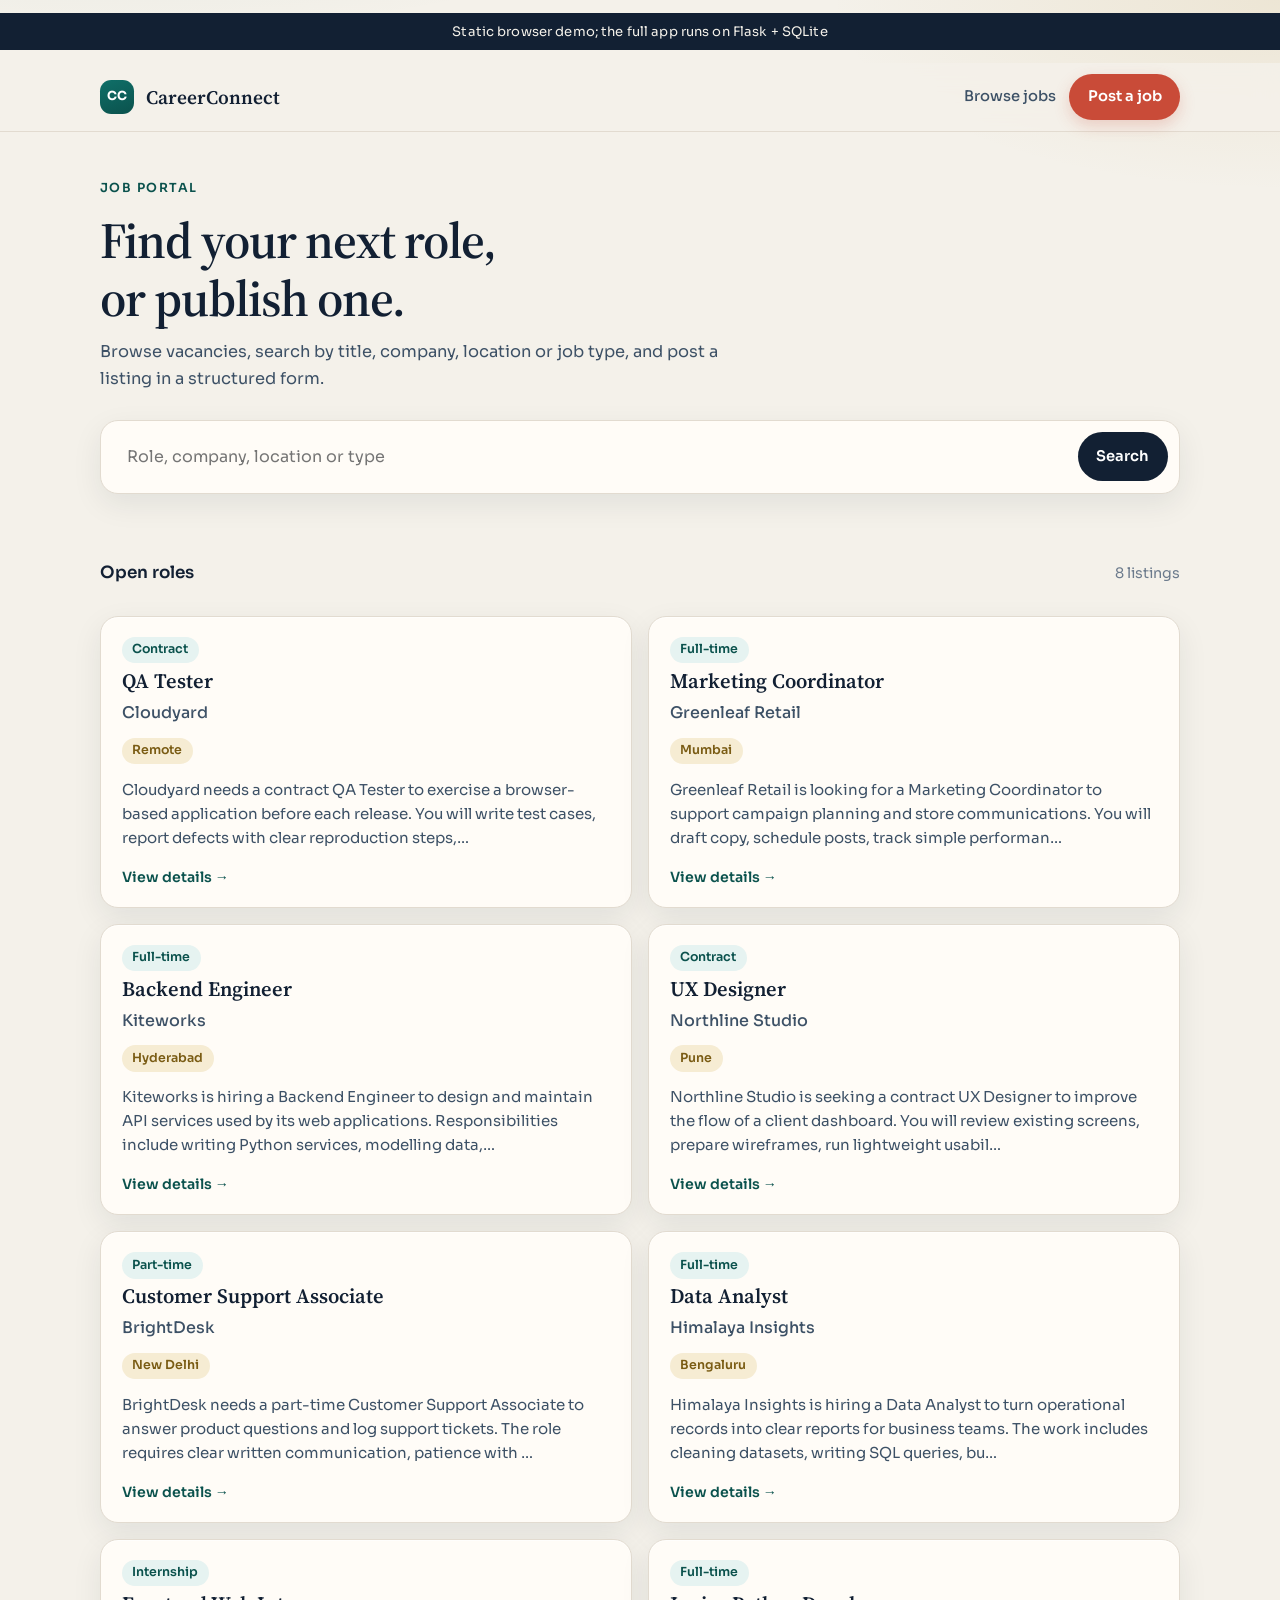
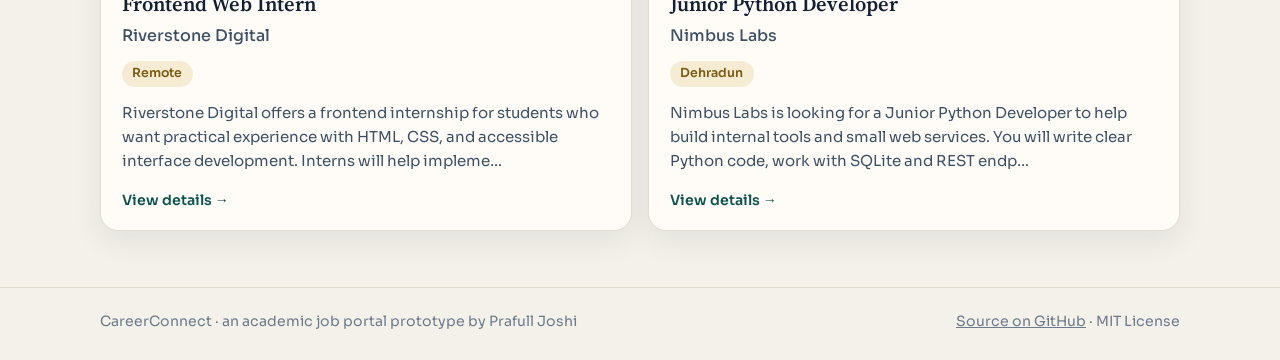
<file: demo/index.html>
<!DOCTYPE html>
<html lang="en">
<head>
  <meta charset="utf-8">
  <meta name="viewport" content="width=device-width, initial-scale=1">
  <title>CareerConnect · Find your next role</title>
  <meta name="description" content="CareerConnect is a job portal for browsing, searching, and posting employment opportunities.">
  <link rel="preconnect" href="https://fonts.googleapis.com">
  <link rel="preconnect" href="https://fonts.gstatic.com" crossorigin>
  <link href="https://fonts.googleapis.com/css2?family=Sora:wght@400;500;600;700&family=Source+Serif+4:opsz,wght@8..60,500;8..60,600;8..60,700&display=swap" rel="stylesheet">
  <link rel="stylesheet" href="style.css">
</head>
<body>
  <p class="demo-banner">Static browser demo; the full app runs on Flask + SQLite</p>
  <a class="skip-link" href="#main">Skip to content</a>
  <header class="site-header">
    <div class="wrap header-inner">
      <a class="brand" href="index.html">
        <span class="mark" aria-hidden="true">CC</span>
        <span class="brand-text">CareerConnect</span>
      </a>
      <nav aria-label="Primary">
        <a href="index.html">Browse jobs</a>
        <a class="btn btn-primary" href="post.html">Post a job</a>
      </nav>
    </div>
  </header>
  <main id="main">
    <div id="flash-slot" class="wrap flashes" hidden></div>
    <section class="wrap hero">
      <p class="kicker">Job portal</p>
      <h1>Find your next role, or publish one.</h1>
      <p class="lede">Browse vacancies, search by title, company, location or job type, and post a listing in a structured form.</p>
      <form class="search-panel" id="search-form" role="search">
        <label class="visually-hidden" for="q" style="position:absolute;left:-999px;">Search jobs</label>
        <input id="q" type="search" name="q" placeholder="Role, company, location or type" autocomplete="off">
        <button class="btn btn-dark" type="submit">Search</button>
      </form>
    </section>
    <section class="wrap">
      <div class="section-head">
        <h2 id="list-heading">Open roles</h2>
        <p class="count" id="list-count"></p>
      </div>
      <div id="job-list"></div>
    </section>
  </main>
  <footer class="site-footer">
    <div class="wrap">
      <p>CareerConnect · an academic job portal prototype by Prafull Joshi</p>
      <p><a href="https://github.com/PrafullJ0shi/CareerConnect">Source on GitHub</a> · MIT License</p>
    </div>
  </footer>
  <script src="app.js"></script>
</body>
</html>
</file>
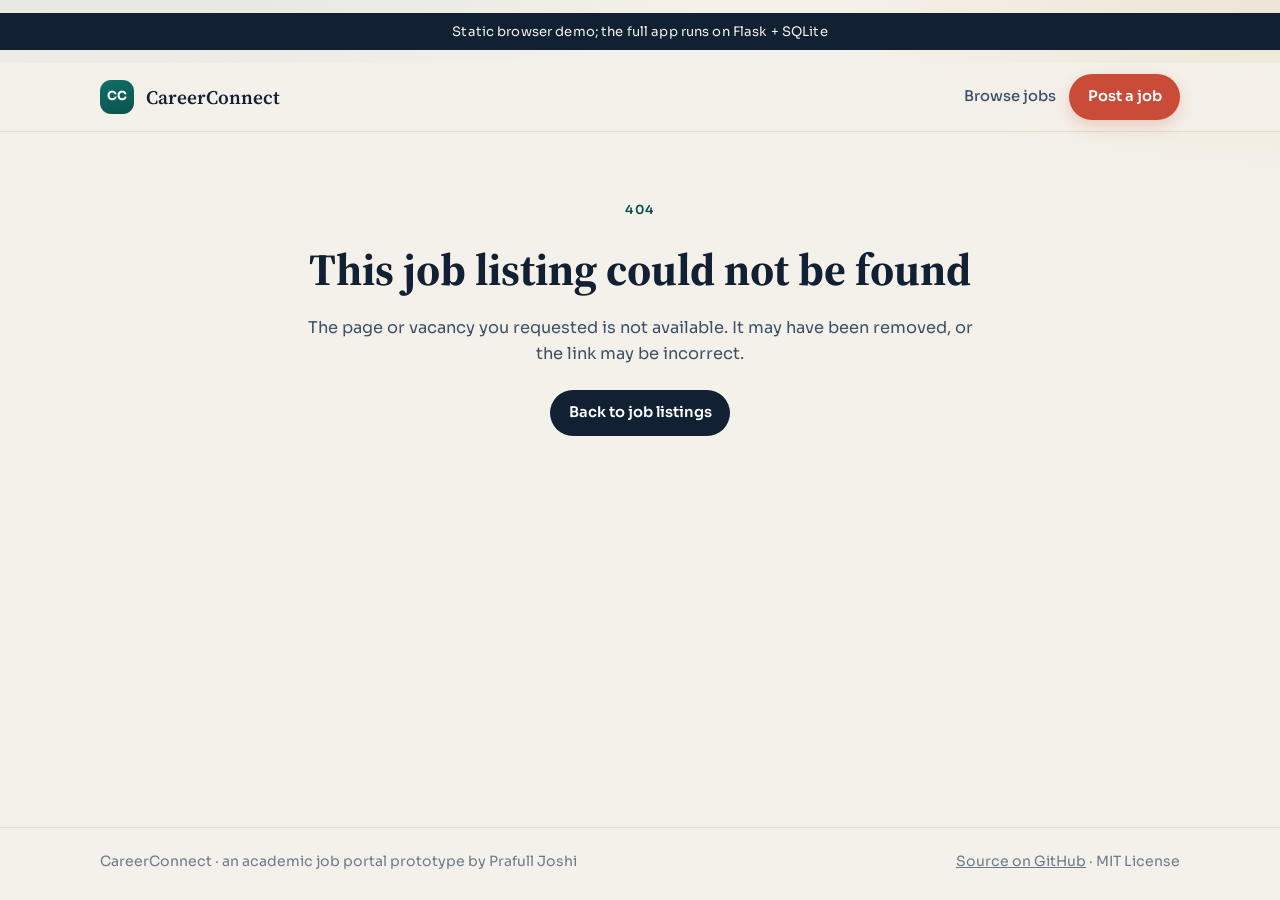
<file: demo/job.html>
<!DOCTYPE html>
<html lang="en">
<head>
  <meta charset="utf-8">
  <meta name="viewport" content="width=device-width, initial-scale=1">
  <title>Job details · CareerConnect</title>
  <meta name="description" content="CareerConnect is a job portal for browsing, searching, and posting employment opportunities.">
  <link rel="preconnect" href="https://fonts.googleapis.com">
  <link rel="preconnect" href="https://fonts.gstatic.com" crossorigin>
  <link href="https://fonts.googleapis.com/css2?family=Sora:wght@400;500;600;700&family=Source+Serif+4:opsz,wght@8..60,500;8..60,600;8..60,700&display=swap" rel="stylesheet">
  <link rel="stylesheet" href="style.css">
</head>
<body>
  <p class="demo-banner">Static browser demo; the full app runs on Flask + SQLite</p>
  <a class="skip-link" href="#main">Skip to content</a>
  <header class="site-header">
    <div class="wrap header-inner">
      <a class="brand" href="index.html">
        <span class="mark" aria-hidden="true">CC</span>
        <span class="brand-text">CareerConnect</span>
      </a>
      <nav aria-label="Primary">
        <a href="index.html">Browse jobs</a>
        <a class="btn btn-primary" href="post.html">Post a job</a>
      </nav>
    </div>
  </header>
  <main id="main">
    <div id="job-page"></div>
  </main>
  <footer class="site-footer">
    <div class="wrap">
      <p>CareerConnect · an academic job portal prototype by Prafull Joshi</p>
      <p><a href="https://github.com/PrafullJ0shi/CareerConnect">Source on GitHub</a> · MIT License</p>
    </div>
  </footer>
  <script src="app.js"></script>
</body>
</html>
</file>
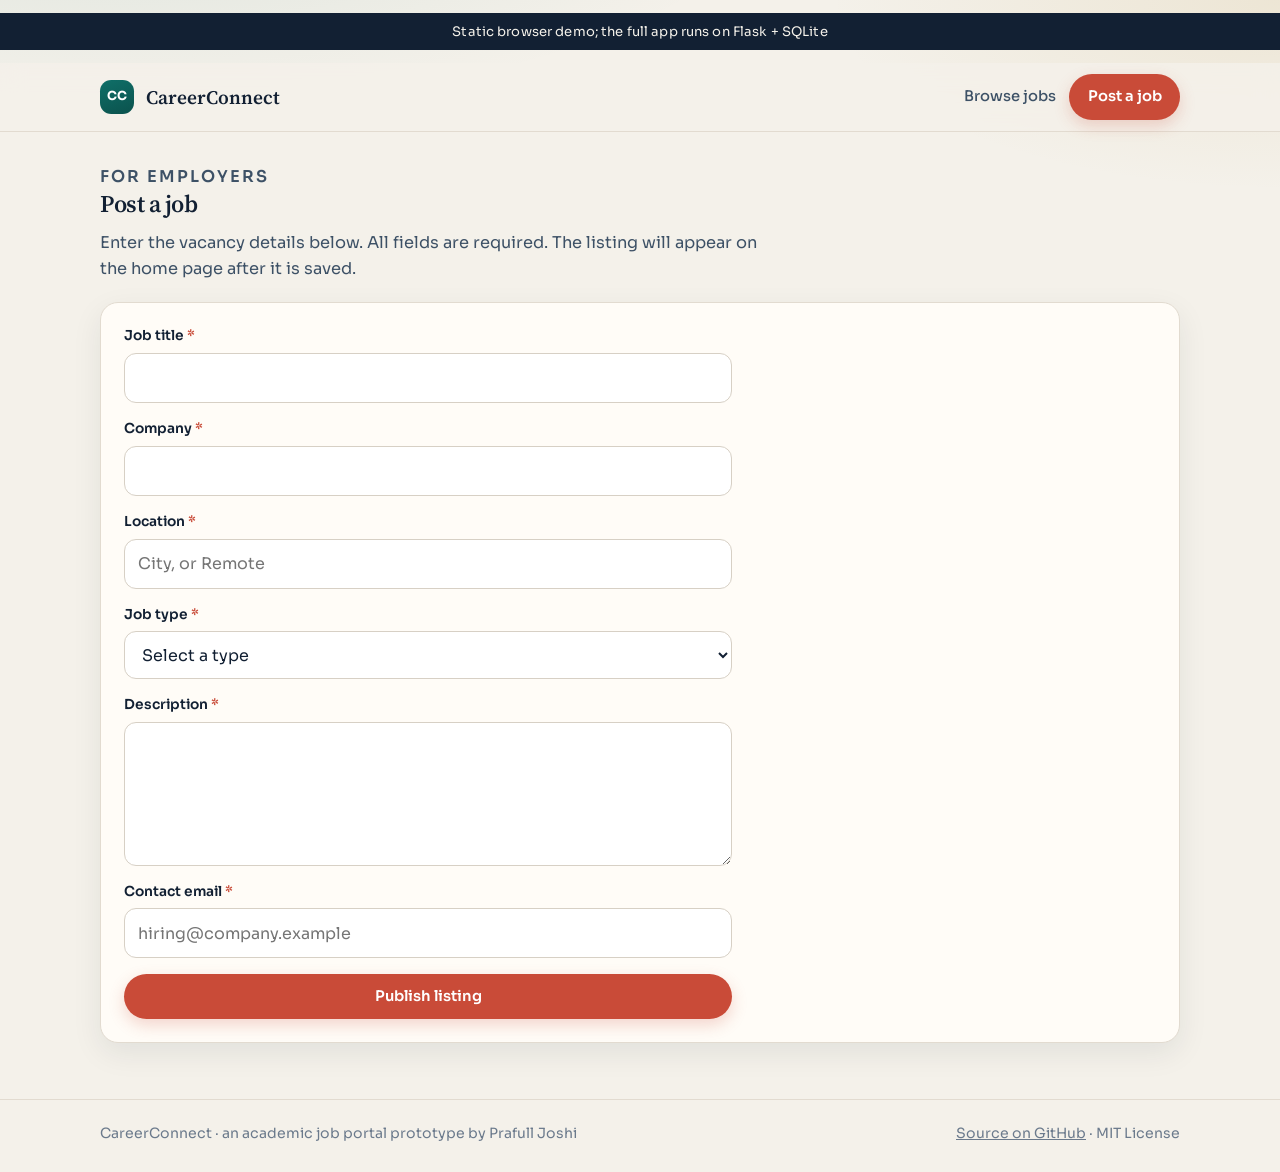
<file: demo/post.html>
<!DOCTYPE html>
<html lang="en">
<head>
  <meta charset="utf-8">
  <meta name="viewport" content="width=device-width, initial-scale=1">
  <title>Post a job · CareerConnect</title>
  <meta name="description" content="CareerConnect is a job portal for browsing, searching, and posting employment opportunities.">
  <link rel="preconnect" href="https://fonts.googleapis.com">
  <link rel="preconnect" href="https://fonts.gstatic.com" crossorigin>
  <link href="https://fonts.googleapis.com/css2?family=Sora:wght@400;500;600;700&family=Source+Serif+4:opsz,wght@8..60,500;8..60,600;8..60,700&display=swap" rel="stylesheet">
  <link rel="stylesheet" href="style.css">
</head>
<body>
  <p class="demo-banner">Static browser demo; the full app runs on Flask + SQLite</p>
  <a class="skip-link" href="#main">Skip to content</a>
  <header class="site-header">
    <div class="wrap header-inner">
      <a class="brand" href="index.html">
        <span class="mark" aria-hidden="true">CC</span>
        <span class="brand-text">CareerConnect</span>
      </a>
      <nav aria-label="Primary">
        <a href="index.html">Browse jobs</a>
        <a class="btn btn-primary" href="post.html">Post a job</a>
      </nav>
    </div>
  </header>
  <main id="main">
    <section class="wrap page-head">
      <p class="kicker">For employers</p>
      <h1>Post a job</h1>
      <p>Enter the vacancy details below. All fields are required. The listing will appear on the home page after it is saved.</p>
    </section>
    <section class="wrap">
      <div class="panel">
        <div id="form-errors" class="errors" role="alert" hidden></div>
        <form class="form" id="post-form" novalidate>
          <div class="form-row">
            <label for="title">Job title <span class="req">*</span></label>
            <input id="title" name="title" type="text" required>
          </div>
          <div class="form-row">
            <label for="company">Company <span class="req">*</span></label>
            <input id="company" name="company" type="text" required>
          </div>
          <div class="form-row">
            <label for="location">Location <span class="req">*</span></label>
            <input id="location" name="location" type="text" placeholder="City, or Remote" required>
          </div>
          <div class="form-row">
            <label for="job_type">Job type <span class="req">*</span></label>
            <select id="job_type" name="job_type" required>
              <option value="">Select a type</option>
              <option>Full-time</option>
              <option>Part-time</option>
              <option>Contract</option>
              <option>Internship</option>
            </select>
          </div>
          <div class="form-row">
            <label for="description">Description <span class="req">*</span></label>
            <textarea id="description" name="description" required></textarea>
          </div>
          <div class="form-row">
            <label for="email">Contact email <span class="req">*</span></label>
            <input id="email" name="email" type="email" placeholder="hiring@company.example" required>
          </div>
          <button class="btn btn-primary" type="submit">Publish listing</button>
        </form>
      </div>
    </section>
  </main>
  <footer class="site-footer">
    <div class="wrap">
      <p>CareerConnect · an academic job portal prototype by Prafull Joshi</p>
      <p><a href="https://github.com/PrafullJ0shi/CareerConnect">Source on GitHub</a> · MIT License</p>
    </div>
  </footer>
  <script src="app.js"></script>
</body>
</html>
</file>
<file: demo/style.css>
/* CareerConnect — shared styles for the Flask app and the static demo */

:root {
  --ink: #122033;
  --ink-soft: #3d5166;
  --muted: #6b7a8c;
  --paper: #f4f1ea;
  --card: #fffcf7;
  --line: #e2dbd0;
  --teal: #0f6f68;
  --teal-dark: #0b524d;
  --teal-soft: #e6f3f1;
  --coral: #c94b38;
  --coral-dark: #a33a2b;
  --gold: #b8923a;
  --shadow: 0 10px 30px rgba(18, 32, 51, 0.08);
  --radius: 18px;
  --wrap: 1080px;
  --serif: "Source Serif 4", Georgia, "Times New Roman", serif;
  --sans: "Sora", "Segoe UI", sans-serif;
}

* { box-sizing: border-box; }

html, body { margin: 0; padding: 0; }

body {
  font-family: var(--sans);
  color: var(--ink);
  background:
    radial-gradient(1200px 420px at 10% -10%, rgba(15, 111, 104, 0.10), transparent 55%),
    radial-gradient(900px 380px at 100% 0%, rgba(184, 146, 58, 0.12), transparent 50%),
    var(--paper);
  min-height: 100vh;
  line-height: 1.6;
  display: flex;
  flex-direction: column;
}

img { max-width: 100%; }

a { color: var(--teal-dark); }

a:hover { color: var(--teal); }

.skip-link {
  position: absolute;
  left: -999px;
  top: 0;
  background: var(--ink);
  color: #fff;
  padding: 0.6rem 1rem;
  z-index: 20;
}

.skip-link:focus { left: 0.8rem; top: 0.8rem; }

.wrap {
  width: min(var(--wrap), calc(100% - 2rem));
  margin-inline: auto;
}

.site-header {
  position: sticky;
  top: 0;
  z-index: 10;
  background: rgba(244, 241, 234, 0.88);
  backdrop-filter: blur(12px);
  border-bottom: 1px solid var(--line);
}

.header-inner {
  display: flex;
  align-items: center;
  justify-content: space-between;
  gap: 1rem;
  min-height: 4.25rem;
}

.brand {
  display: inline-flex;
  align-items: center;
  gap: 0.7rem;
  text-decoration: none;
  color: var(--ink);
}

.mark {
  width: 2.15rem;
  height: 2.15rem;
  border-radius: 0.7rem;
  display: grid;
  place-items: center;
  background: linear-gradient(160deg, var(--teal), var(--teal-dark));
  color: #fff;
  font-weight: 700;
  font-size: 0.78rem;
  letter-spacing: 0.02em;
}

.brand-text {
  font-family: var(--serif);
  font-weight: 600;
  font-size: 1.2rem;
}

nav {
  display: flex;
  align-items: center;
  gap: 0.85rem;
}

nav a {
  text-decoration: none;
  color: var(--ink-soft);
  font-size: 0.92rem;
  font-weight: 500;
}

nav a:hover { color: var(--ink); }

.btn {
  display: inline-flex;
  align-items: center;
  justify-content: center;
  gap: 0.4rem;
  border: 0;
  border-radius: 999px;
  padding: 0.7rem 1.15rem;
  font: inherit;
  font-weight: 600;
  font-size: 0.92rem;
  text-decoration: none;
  cursor: pointer;
}

.btn-primary {
  background: var(--coral);
  color: #fff !important;
  box-shadow: 0 6px 16px rgba(201, 75, 56, 0.22);
}

.btn-primary:hover { background: var(--coral-dark); }

.btn-dark {
  background: var(--ink);
  color: #fff !important;
}

.btn-dark:hover { background: #0b1624; }

.btn-ghost {
  background: transparent;
  color: var(--ink-soft);
  border: 1px solid var(--line);
}

.btn-ghost:hover { background: #fff; color: var(--ink); }

main { flex: 1; padding-bottom: 3.5rem; }

.demo-banner {
  background: var(--ink);
  color: #f4f1ea;
  font-size: 0.82rem;
  letter-spacing: 0.01em;
  text-align: center;
  padding: 0.5rem 1rem;
}

.flashes { margin-top: 1.25rem; }

.flash {
  margin: 0;
  padding: 0.85rem 1rem;
  border-radius: 12px;
  background: var(--teal-soft);
  color: var(--teal-dark);
  border: 1px solid #c6e4df;
}

.hero {
  padding: 2.6rem 0 1.4rem;
}

.kicker {
  display: inline-block;
  margin: 0 0 0.8rem;
  color: var(--teal-dark);
  font-size: 0.78rem;
  font-weight: 600;
  letter-spacing: 0.12em;
  text-transform: uppercase;
}

.hero h1,
.page-head h1,
.job-hero h1 {
  font-family: var(--serif);
  font-weight: 600;
  letter-spacing: -0.02em;
  line-height: 1.15;
  margin: 0 0 0.75rem;
}

.hero h1 { font-size: clamp(2rem, 4vw, 3.15rem); max-width: 16ch; }

.lede, .page-head p {
  margin: 0;
  color: var(--ink-soft);
  max-width: 42rem;
  font-size: 1.02rem;
}

.search-panel {
  margin-top: 1.75rem;
  background: var(--card);
  border: 1px solid var(--line);
  border-radius: var(--radius);
  box-shadow: var(--shadow);
  padding: 0.7rem;
  display: flex;
  gap: 0.6rem;
}

.search-panel input[type="search"] {
  flex: 1;
  border: 0;
  background: transparent;
  padding: 0.75rem 0.9rem;
  font: inherit;
  color: var(--ink);
  min-width: 0;
}

.search-panel input:focus { outline: none; }

.search-panel:focus-within {
  outline: 2px solid var(--teal);
  outline-offset: 2px;
}

.section-head {
  display: flex;
  justify-content: space-between;
  align-items: baseline;
  gap: 1rem;
  margin: 2rem 0 1rem;
}

.section-head h2 {
  margin: 0;
  font-size: 1.05rem;
  font-weight: 600;
}

.count { color: var(--muted); font-size: 0.9rem; }

.job-grid {
  display: grid;
  grid-template-columns: repeat(2, minmax(0, 1fr));
  gap: 1rem;
}

.job-card {
  background: var(--card);
  border: 1px solid var(--line);
  border-radius: var(--radius);
  padding: 1.25rem 1.3rem 1.15rem;
  box-shadow: 0 1px 0 rgba(255, 255, 255, 0.7) inset, var(--shadow);
  display: flex;
  flex-direction: column;
  min-height: 100%;
  text-decoration: none;
  color: inherit;
  transition: transform 0.15s ease, box-shadow 0.15s ease;
}

a.job-card:hover,
a.job-card:focus-visible {
  transform: translateY(-2px);
  box-shadow: 0 16px 36px rgba(18, 32, 51, 0.12);
  outline: none;
}

.job-card h2,
.job-card h3 {
  font-family: var(--serif);
  font-size: 1.28rem;
  font-weight: 600;
  margin: 0.35rem 0 0.35rem;
  line-height: 1.25;
}

.company { margin: 0; font-weight: 500; color: var(--ink-soft); }

.meta {
  display: flex;
  flex-wrap: wrap;
  gap: 0.45rem;
  margin: 0.75rem 0 0.85rem;
}

.chip {
  display: inline-flex;
  align-items: center;
  align-self: flex-start;
  width: auto;
  gap: 0.3rem;
  background: var(--teal-soft);
  color: var(--teal-dark);
  border-radius: 999px;
  padding: 0.2rem 0.65rem;
  font-size: 0.78rem;
  font-weight: 600;
}

.chip.gold {
  background: #f6ecd3;
  color: #7a5c14;
}

.excerpt {
  margin: 0 0 1rem;
  color: var(--ink-soft);
  font-size: 0.94rem;
  flex: 1;
}

.card-link {
  font-size: 0.88rem;
  font-weight: 600;
  color: var(--teal-dark);
}

.empty {
  background: var(--card);
  border: 1px dashed var(--line);
  border-radius: var(--radius);
  padding: 2rem 1.4rem;
  text-align: center;
  color: var(--ink-soft);
}

.empty h2 {
  font-family: var(--serif);
  margin: 0 0 0.4rem;
  color: var(--ink);
}

.page-head { padding: 2rem 0 1.25rem; }

.job-layout {
  display: grid;
  grid-template-columns: 1.6fr 0.9fr;
  gap: 1.25rem;
  align-items: start;
}

.panel {
  background: var(--card);
  border: 1px solid var(--line);
  border-radius: var(--radius);
  box-shadow: var(--shadow);
  padding: 1.4rem 1.45rem;
}

.job-body h2 {
  margin: 0 0 0.7rem;
  font-size: 1rem;
  letter-spacing: 0.04em;
  text-transform: uppercase;
  color: var(--muted);
}

.job-body p {
  margin: 0;
  white-space: pre-wrap;
  font-size: 1.02rem;
}

.contact-label { margin: 0 0 0.35rem; color: var(--muted); font-size: 0.82rem; font-weight: 600; text-transform: uppercase; letter-spacing: 0.05em; }

.email-link {
  display: inline-block;
  margin: 0 0 1rem;
  word-break: break-all;
  font-weight: 500;
}

.form {
  display: grid;
  gap: 0.95rem;
  max-width: 38rem;
}

.form-row {
  display: grid;
  gap: 0.35rem;
}

.form-row label {
  font-size: 0.86rem;
  font-weight: 600;
}

.req { color: var(--coral); }

input[type="text"],
input[type="email"],
select,
textarea {
  width: 100%;
  border: 1px solid #d7d0c5;
  background: #fff;
  border-radius: 12px;
  padding: 0.7rem 0.8rem;
  font: inherit;
  color: var(--ink);
}

textarea { min-height: 9rem; resize: vertical; }

input:focus, select:focus, textarea:focus {
  outline: 2px solid var(--teal);
  outline-offset: 1px;
  border-color: var(--teal);
}

.errors {
  background: #fdecea;
  color: #8a2a1d;
  border: 1px solid #f4c4bc;
  border-radius: 12px;
  padding: 0.85rem 1rem;
}

.errors p { margin: 0.15rem 0; }

.not-found {
  text-align: center;
  padding: 4rem 1rem 2rem;
}

.not-found h1 {
  font-family: var(--serif);
  font-size: clamp(2rem, 4vw, 2.8rem);
  margin: 0 0 0.6rem;
}

.site-footer {
  border-top: 1px solid var(--line);
  padding: 1.4rem 0 1.7rem;
  color: var(--muted);
  font-size: 0.88rem;
}

.site-footer .wrap {
  display: flex;
  justify-content: space-between;
  gap: 0.8rem;
  flex-wrap: wrap;
}

.site-footer p { margin: 0; }

.site-footer a { color: inherit; }

@media (max-width: 800px) {
  .job-grid,
  .job-layout { grid-template-columns: 1fr; }
  .hero h1 { max-width: none; }
  .search-panel { flex-direction: column; }
  .header-inner { flex-wrap: wrap; padding-block: 0.7rem; }
}

@media (prefers-reduced-motion: reduce) {
  * { transition: none !important; }
}
</file>
